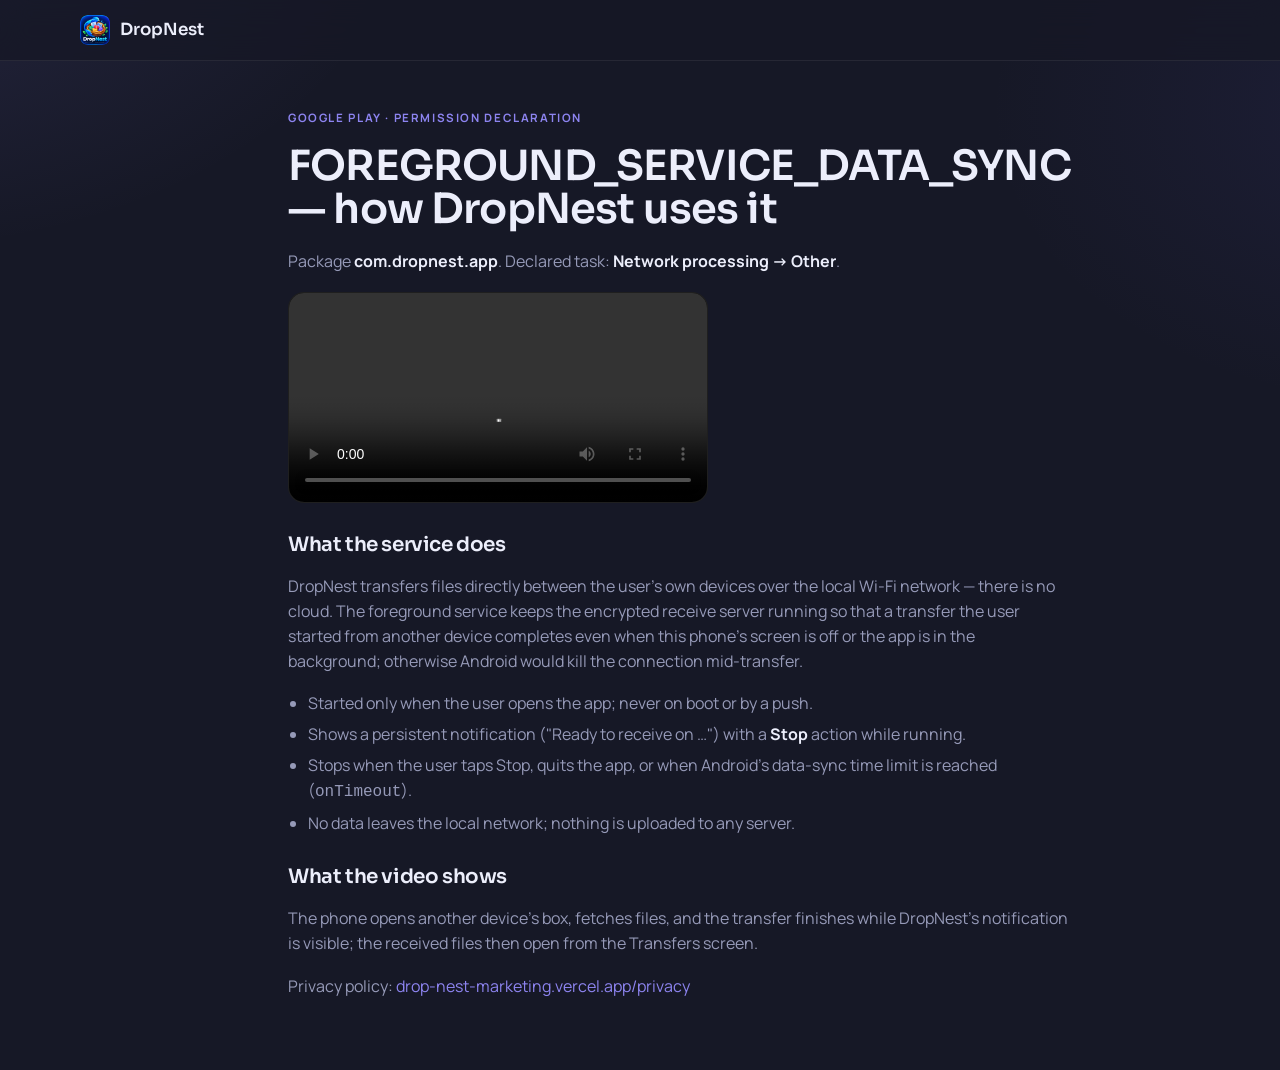
<file: fgs-demo.html>
<!doctype html>
<html lang="en">
<head>
  <meta charset="utf-8">
  <meta name="viewport" content="width=device-width, initial-scale=1">
  <title>DropNest — foreground service demonstration</title>
  <meta name="robots" content="noindex">
  <link rel="icon" href="assets/favicon.png" type="image/png">
  <link rel="stylesheet" href="https://fonts.googleapis.com/css2?family=Sora:wght@500;600&family=Manrope:wght@400;500;600;700&display=swap">
  <link rel="stylesheet" href="styles.css">
</head>
<body>
  <header class="nav"><div class="wrap"><a class="brand" href="./"><img src="assets/logo-192.png" alt=""> DropNest</a></div></header>
  <main class="wrap doc">
    <span class="kicker">Google Play · permission declaration</span>
    <h1>FOREGROUND_SERVICE_DATA_SYNC — how DropNest uses it</h1>
    <p>Package <strong>com.dropnest.app</strong>. Declared task: <strong>Network processing → Other</strong>.</p>
    <video controls playsinline preload="metadata" style="width:100%;max-width:420px;border-radius:16px;border:1px solid var(--edge-strong);background:#000;display:block" src="media/fgs-demo.mp4"></video>
    <h2>What the service does</h2>
    <p>DropNest transfers files directly between the user's own devices over the local Wi-Fi network — there is no cloud. The foreground service keeps the encrypted receive server running so that a transfer the user started from another device completes even when this phone's screen is off or the app is in the background; otherwise Android would kill the connection mid-transfer.</p>
    <ul>
      <li>Started only when the user opens the app; never on boot or by a push.</li>
      <li>Shows a persistent notification ("Ready to receive on …") with a <strong>Stop</strong> action while running.</li>
      <li>Stops when the user taps Stop, quits the app, or when Android's data-sync time limit is reached (<code>onTimeout</code>).</li>
      <li>No data leaves the local network; nothing is uploaded to any server.</li>
    </ul>
    <h2>What the video shows</h2>
    <p>The phone opens another device's box, fetches files, and the transfer finishes while DropNest's notification is visible; the received files then open from the Transfers screen.</p>
    <p class="muted">Privacy policy: <a href="privacy">drop-nest-marketing.vercel.app/privacy</a></p>
  </main>
</body>
</html>
</file>
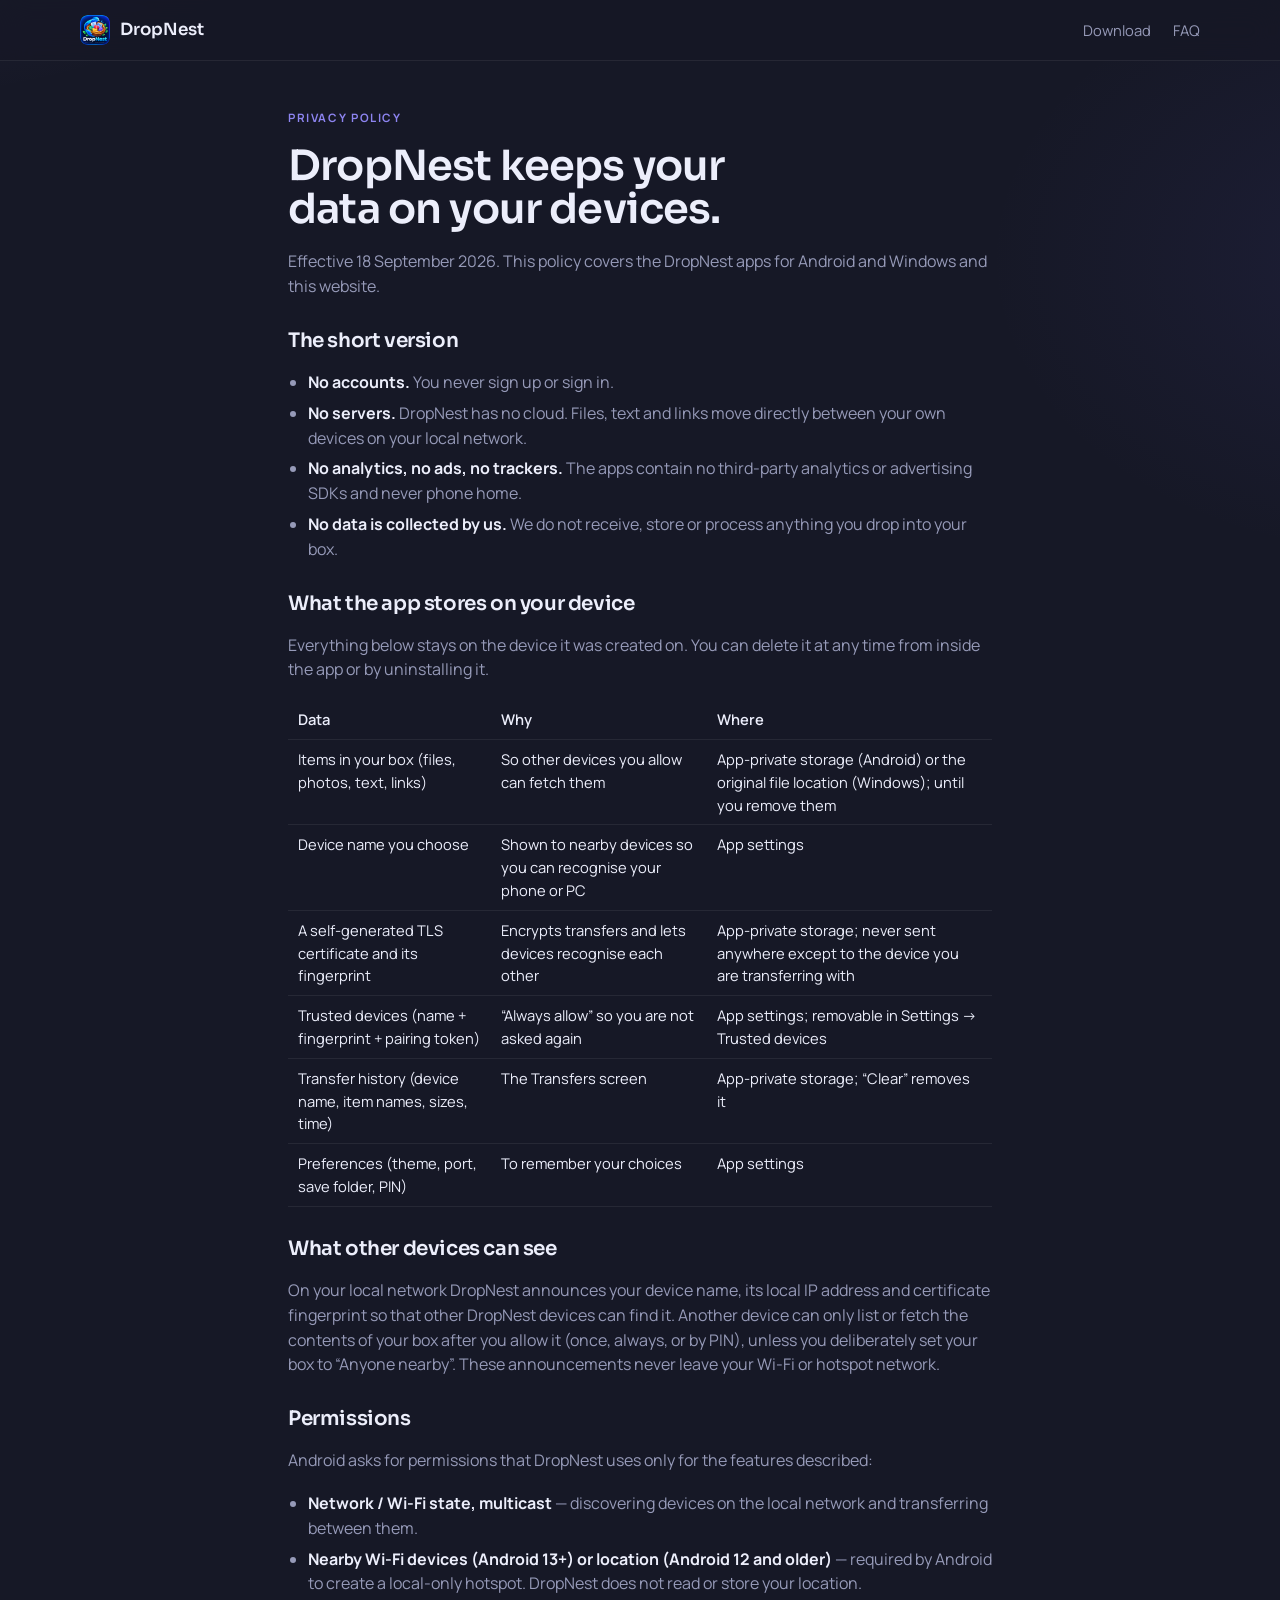
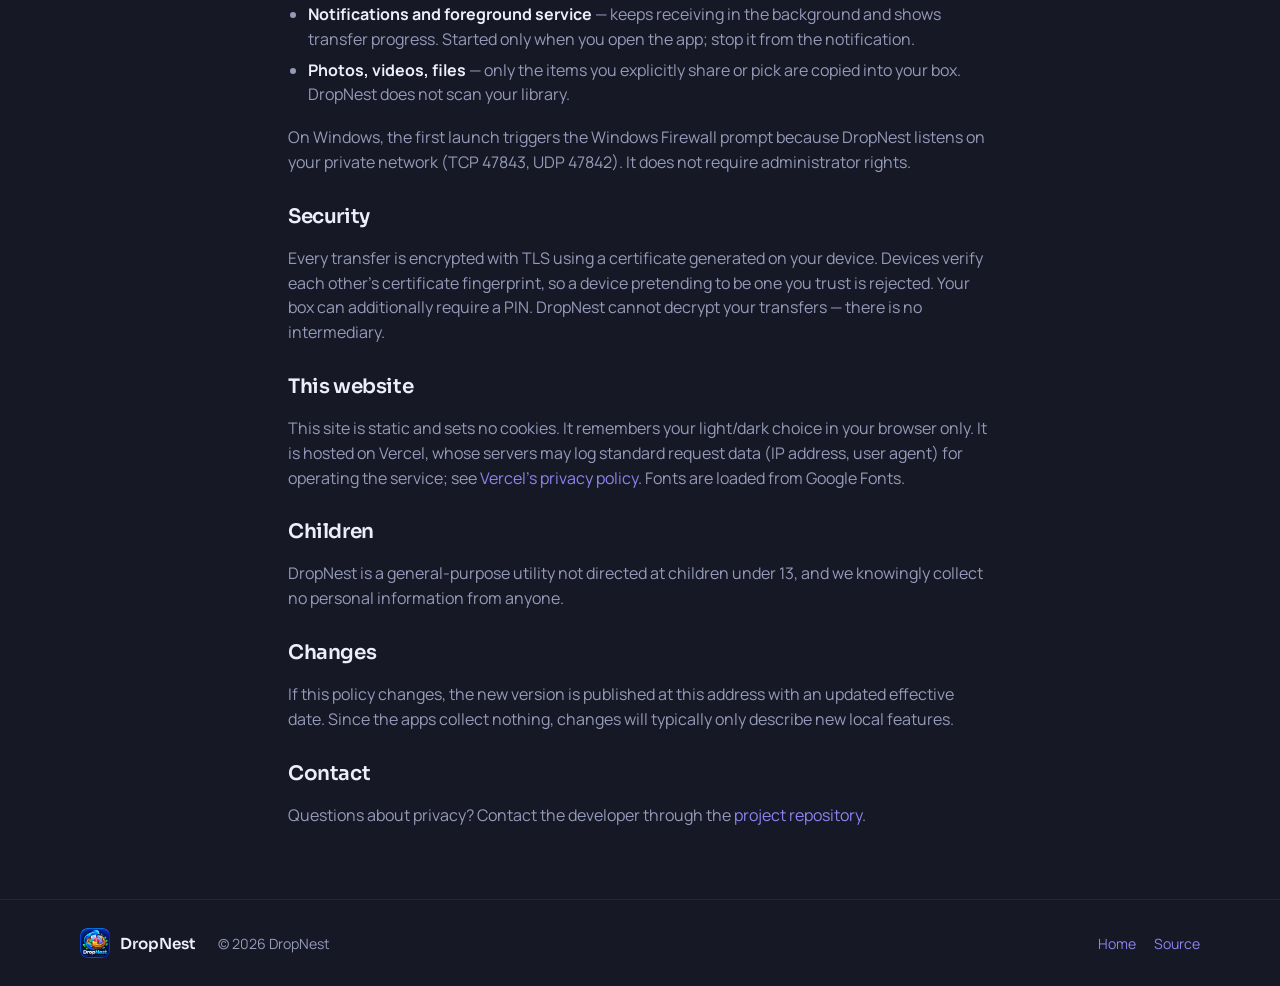
<file: privacy.html>
<!doctype html>
<html lang="en">
<head>
  <meta charset="utf-8">
  <meta name="viewport" content="width=device-width, initial-scale=1, viewport-fit=cover">
  <title>DropNest privacy policy</title>
  <meta name="description" content="DropNest privacy policy: no accounts, no servers, no analytics. Your data stays on your devices and moves only across your own network.">
  <meta name="theme-color" content="#161826">
  <link rel="icon" href="assets/favicon.png" type="image/png">
  <link rel="preconnect" href="https://fonts.googleapis.com">
  <link rel="preconnect" href="https://fonts.gstatic.com" crossorigin>
  <link rel="stylesheet" href="https://fonts.googleapis.com/css2?family=Sora:wght@500;600&family=Manrope:wght@400;500;600;700&display=swap">
  <link rel="stylesheet" href="styles.css">
  <script>try { if (localStorage.getItem("dn-theme") === "light") document.documentElement.dataset.theme = "light"; } catch (e) {}</script>
</head>
<body>
  <header class="nav">
    <div class="wrap">
      <a class="brand" href="./"><img src="assets/logo-192.png" alt=""> DropNest</a>
      <nav class="nav-links" aria-label="Sections"><a href="./#download">Download</a><a href="./#faq">FAQ</a></nav>
    </div>
  </header>

  <main class="wrap doc">
    <span class="kicker">Privacy policy</span>
    <h1>DropNest keeps your data on your devices.</h1>
    <p>Effective 18 September 2026. This policy covers the DropNest apps for Android and Windows and this website.</p>

    <h2>The short version</h2>
    <ul>
      <li><strong>No accounts.</strong> You never sign up or sign in.</li>
      <li><strong>No servers.</strong> DropNest has no cloud. Files, text and links move directly between your own devices on your local network.</li>
      <li><strong>No analytics, no ads, no trackers.</strong> The apps contain no third-party analytics or advertising SDKs and never phone home.</li>
      <li><strong>No data is collected by us.</strong> We do not receive, store or process anything you drop into your box.</li>
    </ul>

    <h2>What the app stores on your device</h2>
    <p>Everything below stays on the device it was created on. You can delete it at any time from inside the app or by uninstalling it.</p>
    <div class="table-wrap"><table>
      <tr><th>Data</th><th>Why</th><th>Where</th></tr>
      <tr><td>Items in your box (files, photos, text, links)</td><td>So other devices you allow can fetch them</td><td>App-private storage (Android) or the original file location (Windows); until you remove them</td></tr>
      <tr><td>Device name you choose</td><td>Shown to nearby devices so you can recognise your phone or PC</td><td>App settings</td></tr>
      <tr><td>A self-generated TLS certificate and its fingerprint</td><td>Encrypts transfers and lets devices recognise each other</td><td>App-private storage; never sent anywhere except to the device you are transferring with</td></tr>
      <tr><td>Trusted devices (name + fingerprint + pairing token)</td><td>“Always allow” so you are not asked again</td><td>App settings; removable in Settings → Trusted devices</td></tr>
      <tr><td>Transfer history (device name, item names, sizes, time)</td><td>The Transfers screen</td><td>App-private storage; “Clear” removes it</td></tr>
      <tr><td>Preferences (theme, port, save folder, PIN)</td><td>To remember your choices</td><td>App settings</td></tr>
    </table></div>

    <h2>What other devices can see</h2>
    <p>On your local network DropNest announces your device name, its local IP address and certificate fingerprint so that other DropNest devices can find it. Another device can only list or fetch the contents of your box after you allow it (once, always, or by PIN), unless you deliberately set your box to “Anyone nearby”. These announcements never leave your Wi-Fi or hotspot network.</p>

    <h2>Permissions</h2>
    <p>Android asks for permissions that DropNest uses only for the features described:</p>
    <ul>
      <li><strong>Network / Wi-Fi state, multicast</strong> — discovering devices on the local network and transferring between them.</li>
      <li><strong>Nearby Wi-Fi devices (Android 13+) or location (Android 12 and older)</strong> — required by Android to create a local-only hotspot. DropNest does not read or store your location.</li>
      <li><strong>Notifications and foreground service</strong> — keeps receiving in the background and shows transfer progress. Started only when you open the app; stop it from the notification.</li>
      <li><strong>Photos, videos, files</strong> — only the items you explicitly share or pick are copied into your box. DropNest does not scan your library.</li>
    </ul>
    <p>On Windows, the first launch triggers the Windows Firewall prompt because DropNest listens on your private network (TCP 47843, UDP 47842). It does not require administrator rights.</p>

    <h2>Security</h2>
    <p>Every transfer is encrypted with TLS using a certificate generated on your device. Devices verify each other's certificate fingerprint, so a device pretending to be one you trust is rejected. Your box can additionally require a PIN. DropNest cannot decrypt your transfers — there is no intermediary.</p>

    <h2>This website</h2>
    <p>This site is static and sets no cookies. It remembers your light/dark choice in your browser only. It is hosted on Vercel, whose servers may log standard request data (IP address, user agent) for operating the service; see <a href="https://vercel.com/legal/privacy-policy" rel="noopener" target="_blank">Vercel's privacy policy</a>. Fonts are loaded from Google Fonts.</p>

    <h2>Children</h2>
    <p>DropNest is a general-purpose utility not directed at children under 13, and we knowingly collect no personal information from anyone.</p>

    <h2>Changes</h2>
    <p>If this policy changes, the new version is published at this address with an updated effective date. Since the apps collect nothing, changes will typically only describe new local features.</p>

    <h2>Contact</h2>
    <p id="contact-line">Questions about privacy? Contact the developer through the <a id="src" href="https://github.com/Deveshsamant/DropBoxx" rel="noopener" target="_blank">project repository</a>.</p>
  </main>

  <footer>
    <div class="wrap">
      <a class="brand" href="./"><img src="assets/logo-192.png" alt=""> DropNest</a>
      <span>© 2026 DropNest</span>
      <nav class="links" aria-label="Footer"><a href="./">Home</a><a id="github" href="https://github.com/Deveshsamant/DropBoxx">Source</a></nav>
    </div>
  </footer>

  <script src="links.js"></script>
  <script>
    (function () {
      var L = window.DROPNEST_LINKS || {};
      if (L.github) { document.getElementById("github").href = L.github; document.getElementById("src").href = L.github; }
      if (L.contact) document.getElementById("contact-line").innerHTML = 'Questions about privacy? Email <a href="mailto:' + L.contact + '">' + L.contact + '</a>.';
    })();
  </script>
</body>
</html>
</file>
<file: styles.css>
/* DropNest marketing site - Nocturne tokens (same palette as the apps) */
:root {
  --bg: #161826; --bg2: #1b1d2c; --surface: #232532; --surface2: #2a2d3c;
  --text: #eceefb; --muted: #969ab8; --soft: #2f3247;
  --accent: #8d84f0; --accent-deep: #5b54c9; --accent-soft: rgba(141, 132, 240, .14); --accent-line: rgba(141, 132, 240, .32);
  --edge: rgba(255, 255, 255, .07); --edge-strong: rgba(255, 255, 255, .12);
  --ok: #67d59b; --shadow: rgba(4, 6, 20, .55);
  --glass: rgba(141, 132, 240, .10);
  --ease: cubic-bezier(.2, .8, .2, 1);
  color-scheme: dark;
}
:root[data-theme="light"] {
  --bg: #eceefb; --bg2: #e4e7f5; --surface: #f8f9ff; --surface2: #eef0fb;
  --text: #161826; --muted: #5a5e7a; --soft: #dfe2f2;
  --accent: #5b54c9; --accent-deep: #4740b0; --accent-soft: rgba(91, 84, 201, .12); --accent-line: rgba(91, 84, 201, .35);
  --edge: rgba(22, 24, 38, .08); --edge-strong: rgba(22, 24, 38, .14);
  --shadow: rgba(40, 44, 90, .18); --glass: rgba(91, 84, 201, .09);
  color-scheme: light;
}

* { box-sizing: border-box; }
html { scroll-behavior: smooth; overflow-x: clip; }
body {
  margin: 0; background: var(--bg); color: var(--text);
  font-family: "Manrope", system-ui, -apple-system, "Segoe UI", sans-serif; font-size: 16px; line-height: 1.55;
  -webkit-font-smoothing: antialiased;
  background-image:
    radial-gradient(900px 600px at -10% -10%, var(--accent-soft), transparent 60%),
    radial-gradient(700px 500px at 110% 10%, rgba(91, 84, 201, .10), transparent 60%);
}
img { max-width: 100%; display: block; }
a { color: var(--accent); text-decoration: none; }
a:hover { text-decoration: underline; }
h1, h2, h3 { font-family: "Sora", "Manrope", system-ui, sans-serif; letter-spacing: -.02em; text-wrap: balance; margin: 0; }
h1 { font-size: clamp(2.3rem, 5.2vw, 4rem); line-height: 1.04; font-weight: 600; }
h2 { font-size: clamp(1.6rem, 3vw, 2.2rem); line-height: 1.15; font-weight: 600; }
h3 { font-size: 1.05rem; font-weight: 600; }
p { margin: 0; }
.wrap { width: min(1120px, 100% - 40px); margin-inline: auto; }
@media (max-width: 480px) { .wrap { width: calc(100% - 32px); } }
.kicker { font-size: .72rem; letter-spacing: .14em; text-transform: uppercase; color: var(--accent); font-weight: 700; }
.muted { color: var(--muted); }
.lede { font-size: 1.1rem; color: var(--muted); max-width: 34rem; }
:focus-visible { outline: 2px solid var(--accent); outline-offset: 3px; border-radius: 6px; }

/* nav */
.nav { position: sticky; top: 0; z-index: 20; backdrop-filter: blur(14px); background: color-mix(in srgb, var(--bg) 78%, transparent); border-bottom: 1px solid var(--edge); }
.nav .wrap { display: flex; align-items: center; gap: 18px; height: 60px; }
.brand { display: flex; align-items: center; gap: 10px; color: var(--text); font-family: "Sora", sans-serif; font-weight: 600; font-size: 1.05rem; }
.brand img { width: 30px; height: 30px; border-radius: 8px; }
.nav-links { display: flex; gap: 22px; margin-left: auto; font-size: .92rem; }
.nav-links a { color: var(--muted); }
.nav-links a:hover { color: var(--text); text-decoration: none; }
@media (max-width: 720px) { .nav-links { display: none; } }
.theme-btn { margin-left: auto; width: 36px; height: 36px; border-radius: 10px; border: 1px solid var(--edge-strong); background: var(--surface); color: var(--text); cursor: pointer; display: grid; place-items: center; }
.nav-links + .theme-btn { margin-left: 0; }
.btn { display: inline-flex; align-items: center; gap: 8px; padding: 10px 16px; border-radius: 12px; font-weight: 600; font-size: .95rem; border: 1px solid var(--accent-line); color: var(--accent); background: var(--accent-soft); transition: transform .22s var(--ease), background .22s; }
.btn:hover { transform: translateY(-2px); text-decoration: none; background: color-mix(in srgb, var(--accent-soft) 60%, var(--accent) 12%); }
.btn.primary { background: linear-gradient(135deg, var(--accent), var(--accent-deep)); color: #fff; border-color: transparent; box-shadow: 0 10px 28px -12px var(--accent); }
.btn.ghost { background: transparent; border-color: var(--edge-strong); color: var(--text); }

/* hero */
.hero { padding-block: clamp(48px, 8vw, 96px) clamp(40px, 6vw, 72px); overflow: hidden; }
.hero .wrap { display: grid; grid-template-columns: 1.05fr .95fr; gap: 40px; align-items: center; }
@media (max-width: 880px) { .hero .wrap { grid-template-columns: 1fr; } }
.hero-copy { display: grid; gap: 22px; }
.hero h1 span { color: var(--accent); }
.badges { display: flex; flex-wrap: wrap; gap: 12px; align-items: center; }
.store-badge { position: relative; display: inline-flex; align-items: center; gap: 12px; height: 56px; padding: 0 18px 0 14px; border-radius: 14px; background: var(--surface); border: 1px solid var(--edge-strong); color: var(--text); box-shadow: 0 14px 30px -18px var(--shadow); transition: transform .22s var(--ease), border-color .22s; }
.store-badge:hover { transform: translateY(-3px); text-decoration: none; border-color: var(--accent-line); }
.store-badge svg { width: 26px; height: 26px; flex: none; }
.store-badge .l { display: grid; line-height: 1.1; }
.store-badge .l small { font-size: .68rem; letter-spacing: .06em; text-transform: uppercase; color: var(--muted); }
.store-badge .l b { font-size: 1rem; font-family: "Sora", sans-serif; font-weight: 600; }
.store-badge.soon { opacity: .75; cursor: default; }
.store-badge.soon:hover { transform: none; }
.store-badge.soon::after { content: "Coming soon"; position: absolute; top: -10px; right: 10px; font-size: .62rem; letter-spacing: .08em; text-transform: uppercase; font-weight: 700; color: var(--accent); background: var(--bg); border: 1px solid var(--accent-line); border-radius: 999px; padding: 2px 8px; }
.fine { display: flex; flex-wrap: wrap; gap: 8px 18px; font-size: .85rem; color: var(--muted); }
.fine span::before { content: "✓"; color: var(--ok); margin-right: 6px; font-weight: 700; }

/* 3D nest (canvas, see nest.js) */
.nest-stage { position: relative; height: clamp(320px, 42vw, 460px); cursor: grab; touch-action: pan-y; user-select: none; }
.nest-stage.dragging { cursor: grabbing; }
.nest-stage canvas { position: absolute; inset: 0; width: 100%; height: 100%; display: block; }
.nest-hint { position: absolute; left: 50%; bottom: 2px; transform: translateX(-50%); font-size: .7rem; letter-spacing: .12em; text-transform: uppercase; color: var(--muted); opacity: .65; pointer-events: none; }

/* sections */
section { padding-block: clamp(48px, 7vw, 88px); }
.section-head { display: grid; gap: 10px; max-width: 40rem; margin-bottom: 34px; }
.steps { display: grid; grid-template-columns: repeat(3, 1fr); gap: 18px; counter-reset: step; }
@media (max-width: 800px) { .steps { grid-template-columns: 1fr; } }
.step { position: relative; padding: 22px; border-radius: 16px; background: var(--surface); border: 1px solid var(--edge); display: grid; gap: 10px; }
.step::before { counter-increment: step; content: counter(step); width: 30px; height: 30px; border-radius: 9px; display: grid; place-items: center; background: var(--accent-soft); color: var(--accent); font-weight: 700; font-size: .85rem; font-family: "Sora", sans-serif; }
.features { display: grid; grid-template-columns: repeat(3, 1fr); gap: 18px; }
@media (max-width: 900px) { .features { grid-template-columns: repeat(2, 1fr); } }
@media (max-width: 560px) { .features { grid-template-columns: 1fr; } }
.feature { padding: 22px; border-radius: 16px; border: 1px solid var(--edge); background: color-mix(in srgb, var(--surface) 70%, transparent); display: grid; gap: 10px; transition: transform .22s var(--ease), border-color .22s; }
.feature:hover { transform: translateY(-3px); border-color: var(--accent-line); }
.feature .ico { width: 40px; height: 40px; border-radius: 11px; display: grid; place-items: center; background: var(--accent-soft); border: 1px solid var(--accent-line); color: var(--accent); }
.feature .ico svg { width: 20px; height: 20px; }
.feature p { color: var(--muted); font-size: .95rem; }

/* live prototype */
.demo-frame { border-radius: 18px; overflow: hidden; border: 1px solid var(--edge-strong); background: #101220; box-shadow: 0 40px 80px -40px var(--shadow); }
.demo-frame iframe { display: block; width: 100%; aspect-ratio: 16 / 10; min-height: 420px; border: 0; background: #101220; }
@media (max-width: 720px) { .demo-frame iframe { aspect-ratio: 3 / 4; } }
.demo-note { margin-top: 16px; display: flex; justify-content: center; }

/* download */
.dl { display: grid; grid-template-columns: 1fr 1fr; gap: 18px; }
@media (max-width: 760px) { .dl { grid-template-columns: 1fr; } }
.dl-card { padding: 26px; border-radius: 18px; background: var(--surface); border: 1px solid var(--edge); display: grid; gap: 14px; }
.dl-card h3 { font-size: 1.3rem; display: flex; align-items: center; gap: 10px; }
.dl-card h3 svg { width: 24px; height: 24px; color: var(--accent); }
.dl-card ul { margin: 0; padding-left: 18px; color: var(--muted); font-size: .92rem; display: grid; gap: 4px; }
.direct { font-size: .85rem; color: var(--muted); }
.direct[hidden] { display: none; }

/* faq */
.faq { display: grid; gap: 10px; max-width: 46rem; }
details { border: 1px solid var(--edge); border-radius: 12px; background: var(--surface); padding: 0 18px; }
summary { cursor: pointer; padding: 14px 0; font-weight: 600; list-style: none; display: flex; justify-content: space-between; align-items: center; gap: 12px; }
summary::-webkit-details-marker { display: none; }
summary::after { content: "+"; color: var(--accent); font-size: 1.2rem; font-weight: 400; }
details[open] summary::after { content: "–"; }
details p { padding-bottom: 16px; color: var(--muted); }

/* privacy card / footer */
.privacy-strip { display: flex; gap: 16px; align-items: center; padding: 20px 22px; border-radius: 16px; background: var(--accent-soft); border: 1px solid var(--accent-line); }
.privacy-strip svg { width: 28px; height: 28px; color: var(--accent); flex: none; }
.privacy-strip p { font-size: .95rem; }
footer { border-top: 1px solid var(--edge); padding-block: 28px; font-size: .88rem; color: var(--muted); }
footer .wrap { display: flex; flex-wrap: wrap; gap: 10px 22px; align-items: center; }
footer .brand { font-size: .95rem; }
footer .links { margin-left: auto; display: flex; gap: 18px; }

/* privacy page */
.doc { max-width: 44rem; display: grid; gap: 18px; padding-block: 48px 72px; }
.doc h1 { font-size: clamp(1.9rem, 4vw, 2.6rem); }
.doc h2 { font-size: 1.25rem; margin-top: 12px; }
.doc ul { margin: 0; padding-left: 20px; display: grid; gap: 6px; }
.doc p, .doc li { color: var(--muted); }
.doc strong { color: var(--text); }
.doc table { border-collapse: collapse; width: 100%; font-size: .92rem; }
.doc th, .doc td { text-align: left; padding: 8px 10px; border-bottom: 1px solid var(--edge); vertical-align: top; }
.doc th { color: var(--text); font-weight: 600; }
.table-wrap { overflow-x: auto; }

/* entrance */
.rise { animation: rise .6s var(--ease) both; }
.rise.d1 { animation-delay: .08s; } .rise.d2 { animation-delay: .16s; } .rise.d3 { animation-delay: .24s; }
@keyframes rise { from { opacity: 0; transform: translateY(14px); } to { opacity: 1; transform: none; } }
@media (prefers-reduced-motion: reduce) {
  .rise { animation: none !important; }
  .btn, .store-badge, .feature { transition: none; }
}
}
</file>
